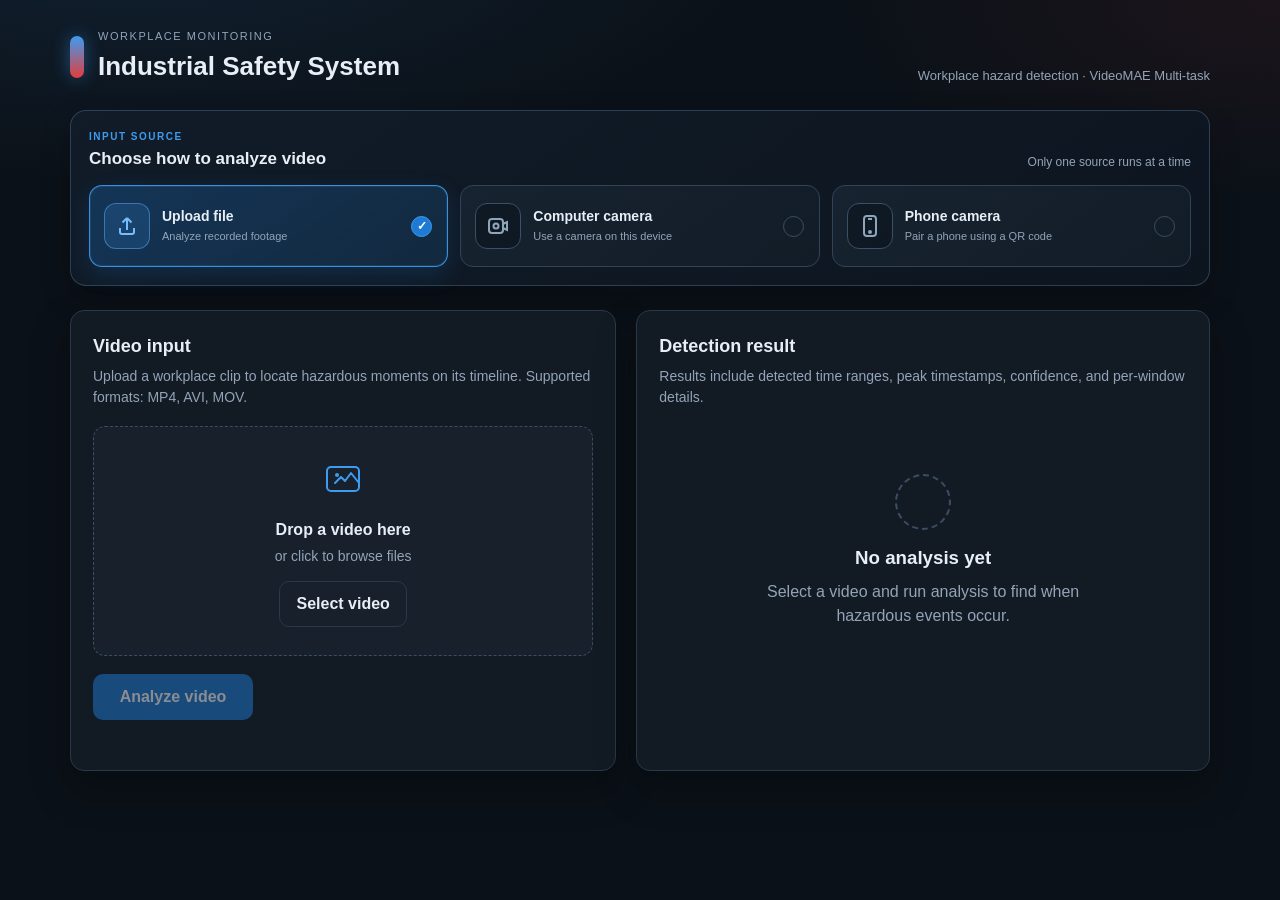
<file: frontend/index.html>
<!DOCTYPE html>
<html lang="en">
<head>
    <meta charset="UTF-8">
    <meta name="viewport" content="width=device-width, initial-scale=1.0">
    <title>Industrial Safety System</title>
    <link rel="icon" href="data:image/svg+xml,%3Csvg xmlns='http://www.w3.org/2000/svg' viewBox='0 0 64 64'%3E%3Crect width='64' height='64' rx='14' fill='%23121c27'/%3E%3Cpath d='M32 10 55 52H9L32 10Z' fill='%23f0b429'/%3E%3Cpath d='M32 23v15' stroke='%23121c27' stroke-width='6' stroke-linecap='round'/%3E%3Ccircle cx='32' cy='45' r='3' fill='%23121c27'/%3E%3C/svg%3E">
    <link rel="stylesheet" href="css/style.css?v=20261116-3">
</head>
<body>
    <div class="app-shell">
        <header class="topbar">
            <div class="brand">
                <span class="brand-mark" aria-hidden="true"></span>
                <div>
                    <p class="brand-kicker">Workplace monitoring</p>
                    <h1>Industrial Safety System</h1>
                </div>
            </div>
            <p class="topbar-note">Workplace hazard detection · VideoMAE Multi-task</p>
        </header>

        <!-- A single source selector controls the shared analysis workspace. -->
        <section class="source-switcher" aria-labelledby="source-switcher-title">
            <div class="source-switcher-heading">
                <div>
                    <p class="source-switcher-kicker">Input source</p>
                    <h2 id="source-switcher-title">Choose how to analyze video</h2>
                </div>
                <span class="source-switcher-note">Only one source runs at a time</span>
            </div>
            <nav class="tab-nav source-selector" role="tablist" aria-label="Video source">
            <button
                type="button"
                id="tab-btn-video"
                class="tab-btn active"
                role="tab"
                aria-selected="true"
                aria-controls="tab-content-video"
            >
                <span class="source-icon" aria-hidden="true">
                    <svg class="tab-icon" viewBox="0 0 24 24" fill="none" stroke="currentColor" stroke-width="2">
                        <path d="M12 16V4m0 0L7.5 8.5M12 4l4.5 4.5"></path>
                        <path d="M5 14v4a2 2 0 0 0 2 2h10a2 2 0 0 0 2-2v-4"></path>
                    </svg>
                </span>
                <span class="source-copy"><strong>Upload file</strong><small>Analyze recorded footage</small></span>
                <span class="source-check" aria-hidden="true">✓</span>
            </button>
            <button
                type="button"
                id="tab-btn-computer"
                class="tab-btn"
                role="tab"
                aria-selected="false"
                aria-controls="tab-content-live"
            >
                <span class="source-icon" aria-hidden="true">
                    <svg class="tab-icon" viewBox="0 0 24 24" fill="none" stroke="currentColor" stroke-width="2">
                        <rect x="3" y="5" width="14" height="14" rx="3"></rect>
                        <path d="m17 10 4-2v8l-4-2"></path>
                        <circle cx="10" cy="12" r="2.5"></circle>
                    </svg>
                </span>
                <span class="source-copy"><strong>Computer camera</strong><small>Use a camera on this device</small></span>
                <span class="source-check" aria-hidden="true">✓</span>
            </button>
            <button
                type="button"
                id="tab-btn-phone"
                class="tab-btn"
                role="tab"
                aria-selected="false"
                aria-controls="tab-content-live"
            >
                <span class="source-icon" aria-hidden="true">
                    <svg class="tab-icon" viewBox="0 0 24 24" fill="none" stroke="currentColor" stroke-width="2">
                        <rect x="6" y="2" width="12" height="20" rx="3"></rect>
                        <path d="M10 5h4"></path>
                        <circle cx="12" cy="18" r="1"></circle>
                    </svg>
                </span>
                <span class="source-copy"><strong>Phone camera</strong><small>Pair a phone using a QR code</small></span>
                <span class="source-check" aria-hidden="true">✓</span>
            </button>
            </nav>
        </section>

        <!-- TAB 1: VIDEO ANALYSIS (Bao toan 100% cac element cu) -->
        <div id="tab-content-video" class="tab-content active" role="tabpanel" aria-labelledby="tab-btn-video">
            <main class="layout">
                <section class="panel upload-panel" aria-labelledby="upload-heading">
                    <div class="panel-header">
                        <h2 id="upload-heading">Video input</h2>
                        <p>Upload a workplace clip to locate hazardous moments on its timeline. Supported formats: MP4, AVI, MOV.</p>
                    </div>

                    <div
                        id="dropzone"
                        class="dropzone"
                        tabindex="0"
                        role="button"
                        aria-label="Select or drop a video file"
                    >
                        <input
                            id="file-input"
                            type="file"
                            accept=".mp4,.avi,.mov,video/mp4,video/x-msvideo,video/quicktime"
                            hidden
                        >
                        <div class="dropzone-icon" aria-hidden="true">
                            <svg viewBox="0 0 48 48" fill="none">
                                <rect x="8" y="12" width="32" height="24" rx="4" stroke="currentColor" stroke-width="2"/>
                                <path d="M16 28l6-6 4 4 6-8 8 10" stroke="currentColor" stroke-width="2" stroke-linecap="round" stroke-linejoin="round"/>
                                <circle cx="18" cy="20" r="2" fill="currentColor"/>
                            </svg>
                        </div>
                        <p class="dropzone-title">Drop a video here</p>
                        <p class="dropzone-sub">or click to browse files</p>
                        <button type="button" id="browse-btn" class="btn btn-ghost">Select video</button>
                    </div>

                    <div id="file-meta" class="file-meta" hidden>
                        <div class="file-meta-row">
                            <span class="file-label">Selected file</span>
                            <strong id="file-name"></strong>
                        </div>
                        <p id="file-size" class="file-size"></p>
                    </div>

                    <div id="preview-wrap" class="preview-wrap" hidden>
                        <video id="video-preview" class="video-preview" controls playsinline></video>
                        <p id="preview-fallback" class="preview-fallback" hidden>
                            Preview is not available for this format in the browser. The file can still be analyzed.
                        </p>
                    </div>

                    <div class="actions">
                        <button type="button" id="analyze-btn" class="btn btn-primary" disabled>
                            <span id="analyze-label">Analyze video</span>
                        </button>
                        <button type="button" id="clear-btn" class="btn btn-ghost" hidden>Clear</button>
                    </div>
                    <p id="form-hint" class="form-hint" role="status"></p>
                </section>

                <section class="panel result-panel" aria-labelledby="result-heading" aria-live="polite">
                    <div class="panel-header">
                        <h2 id="result-heading">Detection result</h2>
                        <p>Results include detected time ranges, peak timestamps, confidence, and per-window details.</p>
                    </div>

                    <div id="result-body">
                        <div class="empty-state" id="empty-state">
                            <div class="empty-icon" aria-hidden="true"></div>
                            <h3>No analysis yet</h3>
                            <p>Select a video and run analysis to find when hazardous events occur.</p>
                        </div>
                    </div>
                </section>
            </main>
        </div>

        <!-- Shared live workspace for both the computer and paired phone camera. -->
        <div id="tab-content-live" class="tab-content" role="tabpanel" hidden>
            <main class="layout">
                <section class="panel live-camera-panel" aria-labelledby="live-heading">
                    <div class="panel-header">
                        <div class="panel-header-with-badge">
                            <h2 id="live-heading">Computer camera</h2>
                            <span id="live-status-badge" class="status-badge badge-idle">Camera Off</span>
                        </div>
                        <p id="live-description">Preview stays live while a 360p rolling buffer sends 16 frames when the GPU is idle.</p>
                    </div>

                    <div id="computer-controls" class="source-controls">
                        <label class="field-label" for="camera-device-select">Camera device</label>
                        <div class="inline-controls">
                            <select id="camera-device-select" class="select-input">
                                <option value="">Default camera</option>
                            </select>
                            <button type="button" id="refresh-cameras-btn" class="btn btn-ghost btn-compact">Refresh</button>
                        </div>
                    </div>

                    <div id="phone-controls" class="source-controls phone-pairing" hidden>
                        <div id="phone-session-empty">
                            <p>Generate a secure connection, then scan the QR code with the phone that will provide the camera.</p>
                            <p class="certificate-help">
                                First-time setup: install the
                                <a href="certs/industrial-safety-ca.cer" download>Industrial Safety CA certificate</a>
                                on the phone and mark it as trusted.
                            </p>
                        </div>
                        <div id="phone-session-details" class="phone-session-details" hidden>
                            <img id="phone-qr" class="phone-qr" alt="QR code for phone camera connection">
                            <div class="phone-session-copy">
                                <strong>Scan to connect</strong>
                                <a id="phone-join-link" href="#" target="_blank" rel="noopener"></a>
                                <span id="phone-address-mode" class="session-expiry"></span>
                                <span id="phone-fallback-wrap" class="phone-fallback" hidden>
                                    If the hostname is unavailable, use
                                    <a id="phone-fallback-link" href="#" target="_blank" rel="noopener">the direct LAN link</a>.
                                </span>
                                <button type="button" id="copy-phone-link-btn" class="btn btn-ghost btn-compact">Copy link</button>
                                <span id="phone-session-expiry" class="session-expiry"></span>
                            </div>
                        </div>
                    </div>

                    <div class="live-feed-container">
                        <video id="live-video" class="live-video-element" autoplay playsinline muted></video>
                        <canvas id="pose-overlay" class="pose-overlay" aria-hidden="true"></canvas>
                        <div id="live-placeholder" class="live-placeholder">
                            <div class="live-placeholder-icon" aria-hidden="true">
                                <svg viewBox="0 0 48 48" fill="none" stroke="currentColor" stroke-width="2">
                                    <path d="M38 14l-10 7v6l10 7V14z"/>
                                    <rect x="4" y="10" width="24" height="28" rx="4"/>
                                </svg>
                            </div>
                            <p class="live-placeholder-title" id="live-placeholder-title">Camera is currently inactive</p>
                            <p class="live-placeholder-sub" id="live-placeholder-sub">Click "Start camera" to begin real-time safety monitoring.</p>
                        </div>
                        <!-- Canvas an de chup frames thanh JPEG -->
                        <canvas id="live-canvas" hidden></canvas>
                        <canvas id="pose-capture-canvas" hidden></canvas>
                    </div>

                    <div class="live-stream-bar">
                        <div class="stream-stat">
                            <span class="stat-label">Recording now</span>
                            <strong id="live-current-window">No active window</strong>
                        </div>
                        <div class="stream-stat">
                            <span class="stat-label">Capture progress</span>
                            <strong id="live-buffer-counter">0 / 16 frames</strong>
                        </div>
                        <div class="stream-stat">
                            <span class="stat-label">Model processing</span>
                            <span id="live-analysis-window">No window</span>
                        </div>
                        <div class="stream-stat">
                            <span class="stat-label">Last result</span>
                            <span id="live-last-result-window">No result</span>
                        </div>
                    </div>
                    <p id="live-stream-state" class="live-pipeline-state">Idle</p>
                    <p id="pose-tracking-state" class="pose-tracking-state">Pose tracking inactive</p>
                    <div class="capture-progress" aria-hidden="true">
                        <span id="capture-progress-bar"></span>
                    </div>

                    <div class="actions">
                        <button type="button" id="live-start-btn" class="btn btn-primary">
                            <svg class="btn-icon" viewBox="0 0 24 24" fill="currentColor"><polygon points="5 3 19 12 5 21 5 3"/></svg>
                            <span id="live-start-label">Start camera</span>
                        </button>
                        <button type="button" id="live-stop-btn" class="btn btn-ghost" disabled>
                            <svg class="btn-icon" viewBox="0 0 24 24" fill="currentColor"><rect x="6" y="6" width="12" height="12"/></svg>
                            <span>Stop Camera</span>
                        </button>
                    </div>
                    <p id="live-hint" class="form-hint" role="status"></p>
                </section>

                <section class="panel result-panel" aria-labelledby="live-result-heading" aria-live="polite">
                    <div class="panel-header">
                            <h2 id="live-result-heading">Live detection result</h2>
                        <p>Each result is produced only after a complete five-second recording window.</p>
                    </div>

                    <div id="pose-alert" class="pose-alert" hidden></div>

                    <div id="live-result-body">
                        <div class="empty-state" id="live-empty-state">
                            <div class="empty-icon" aria-hidden="true"></div>
                            <h3>Waiting for live stream</h3>
                            <p>Start the camera to monitor workplace hazards and view real-time classification results.</p>
                        </div>
                    </div>
                </section>
            </main>
        </div>
    </div>

    <script src="js/app.js?v=20261119-2"></script>
</body>
</html>
</file>
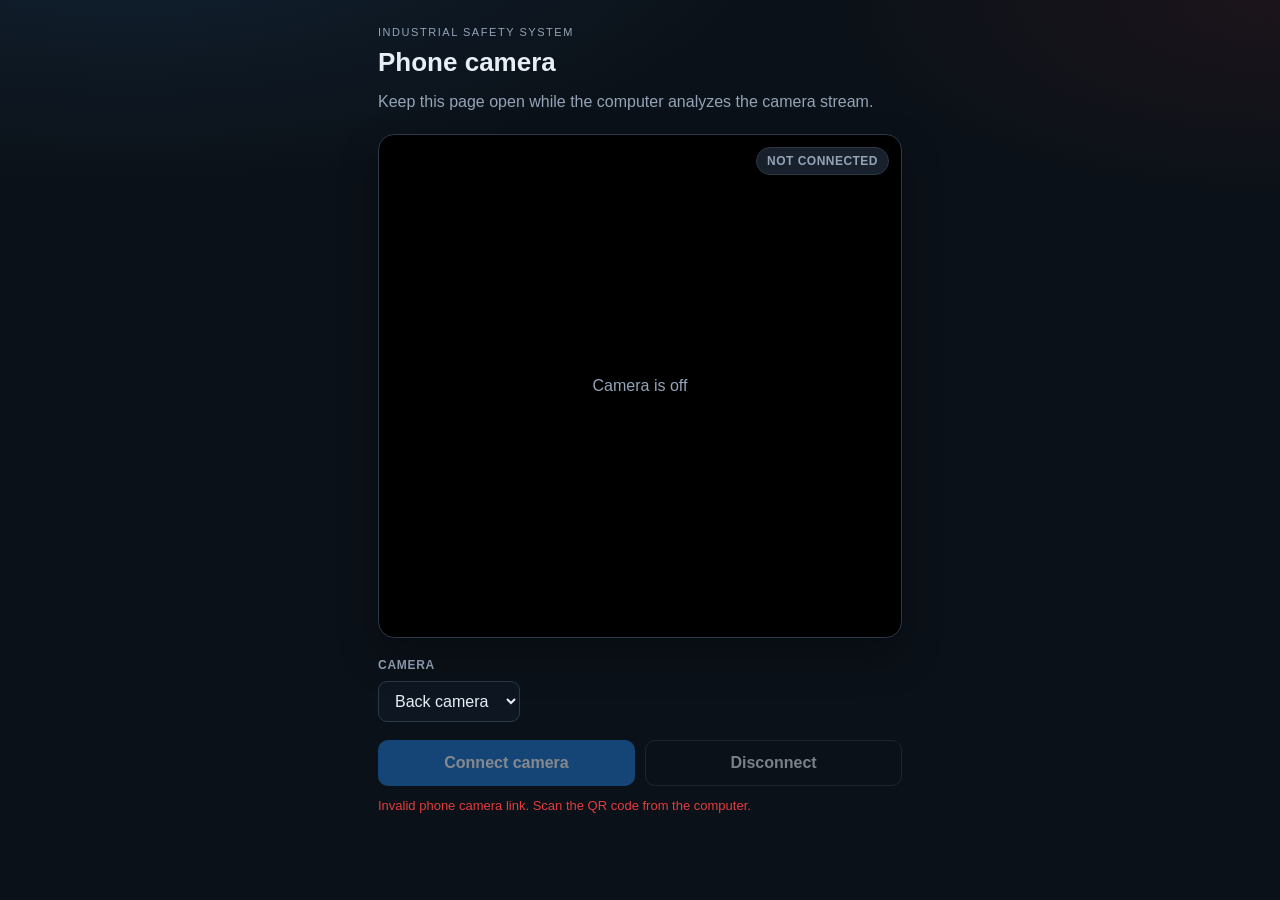
<file: frontend/phone.html>
<!DOCTYPE html>
<html lang="en">
<head>
    <meta charset="UTF-8">
    <meta name="viewport" content="width=device-width, initial-scale=1.0, viewport-fit=cover">
    <title>Phone Camera - Industrial Safety System</title>
    <link rel="stylesheet" href="css/style.css?v=20261031-1">
</head>
<body class="phone-publisher-page">
    <main class="phone-publisher-shell">
        <header>
            <p class="brand-kicker">Industrial Safety System</p>
            <h1>Phone camera</h1>
            <p class="phone-help">Keep this page open while the computer analyzes the camera stream.</p>
        </header>

        <section class="phone-preview-card">
            <video id="phone-video" autoplay playsinline muted></video>
            <div id="phone-camera-placeholder" class="phone-camera-placeholder">Camera is off</div>
            <span id="phone-status" class="status-badge badge-idle">Not connected</span>
        </section>

        <label class="field-label" for="phone-facing-mode">Camera</label>
        <select id="phone-facing-mode" class="select-input">
            <option value="environment">Back camera</option>
            <option value="user">Front camera</option>
        </select>

        <div class="actions phone-actions">
            <button id="phone-start-btn" class="btn btn-primary" type="button">Connect camera</button>
            <button id="phone-stop-btn" class="btn btn-ghost" type="button" disabled>Disconnect</button>
        </div>
        <p id="phone-message" class="form-hint" role="status"></p>
    </main>
    <script src="js/phone.js?v=20261031-1"></script>
</body>
</html>
</file>
<file: frontend/css/style.css>
:root {
    --bg: #0b1118;
    --bg-elevated: #121a24;
    --bg-muted: #17202b;
    --border: #2a3848;
    --text: #e8eef5;
    --text-muted: #93a4b8;
    --accent: #3d9cf0;
    --accent-strong: #1f7ad4;
    --safe: #2fbf71;
    --safe-bg: rgba(47, 191, 113, 0.12);
    --hazard: #e23d3d;
    --hazard-bg: rgba(226, 61, 61, 0.14);
    --hazard-glow: rgba(226, 61, 61, 0.35);
    --warning: #f0b429;
    --radius: 14px;
    --shadow: 0 18px 40px rgba(0, 0, 0, 0.28);
    --font: "Segoe UI", Tahoma, Geneva, Verdana, sans-serif;
}

*,
*::before,
*::after {
    box-sizing: border-box;
}

html,
body {
    margin: 0;
    min-height: 100%;
}

body {
    font-family: var(--font);
    color: var(--text);
    background:
        radial-gradient(1200px 500px at 10% -10%, rgba(61, 156, 240, 0.12), transparent 55%),
        radial-gradient(900px 400px at 100% 0%, rgba(226, 61, 61, 0.08), transparent 50%),
        var(--bg);
    line-height: 1.5;
}

.app-shell {
    max-width: 1180px;
    margin: 0 auto;
    padding: 28px 20px 48px;
}

.topbar {
    display: flex;
    justify-content: space-between;
    align-items: flex-end;
    gap: 16px;
    margin-bottom: 24px;
}

.brand {
    display: flex;
    align-items: center;
    gap: 14px;
}

.brand-mark {
    width: 14px;
    height: 42px;
    border-radius: 99px;
    background: linear-gradient(180deg, var(--accent), var(--hazard));
    box-shadow: 0 0 18px rgba(61, 156, 240, 0.45);
}

.brand-kicker {
    margin: 0;
    text-transform: uppercase;
    letter-spacing: 0.14em;
    font-size: 11px;
    color: var(--text-muted);
}

h1 {
    margin: 2px 0 0;
    font-size: 26px;
    font-weight: 650;
}

.topbar-note {
    margin: 0;
    color: var(--text-muted);
    font-size: 13px;
}

.layout {
    display: grid;
    grid-template-columns: minmax(0, 1fr) minmax(0, 1.05fr);
    gap: 20px;
}

.panel {
    background: var(--bg-elevated);
    border: 1px solid var(--border);
    border-radius: var(--radius);
    box-shadow: var(--shadow);
    padding: 22px;
    min-width: 0;
}

.panel-header h2 {
    margin: 0 0 6px;
    font-size: 18px;
}

.panel-header p {
    margin: 0 0 18px;
    color: var(--text-muted);
    font-size: 14px;
}

.dropzone {
    border: 1.5px dashed #3a4d63;
    border-radius: 12px;
    background: var(--bg-muted);
    padding: 28px 16px;
    text-align: center;
    cursor: pointer;
    transition: border-color 0.15s ease, background 0.15s ease, transform 0.15s ease;
}

.dropzone:hover,
.dropzone:focus-visible,
.dropzone.is-dragover {
    border-color: var(--accent);
    background: #1b2836;
    outline: none;
}

.dropzone-icon svg {
    width: 48px;
    height: 48px;
    color: var(--accent);
}

.dropzone-title {
    margin: 8px 0 0;
    font-weight: 650;
}

.dropzone-sub {
    margin: 4px 0 14px;
    color: var(--text-muted);
    font-size: 14px;
}

.btn {
    border: 1px solid transparent;
    border-radius: 10px;
    padding: 10px 16px;
    font: inherit;
    font-weight: 650;
    cursor: pointer;
    transition: background 0.15s ease, opacity 0.15s ease, transform 0.12s ease;
}

.btn:disabled {
    opacity: 0.5;
    cursor: not-allowed;
}

.btn-primary {
    background: var(--accent-strong);
    color: #fff;
    min-width: 160px;
}

.btn-primary:hover:not(:disabled) {
    background: var(--accent);
}

.btn-ghost {
    background: transparent;
    border-color: var(--border);
    color: var(--text);
}

.btn-ghost:hover:not(:disabled) {
    background: #223040;
}

.file-meta {
    margin-top: 16px;
    padding: 12px 14px;
    background: var(--bg-muted);
    border-radius: 10px;
    border: 1px solid var(--border);
}

.file-meta-row {
    display: flex;
    flex-wrap: wrap;
    gap: 8px 16px;
    align-items: baseline;
}

.file-label {
    color: var(--text-muted);
    font-size: 12px;
    text-transform: uppercase;
    letter-spacing: 0.08em;
}

.file-size {
    margin: 6px 0 0;
    color: var(--text-muted);
    font-size: 13px;
}

.preview-wrap {
    margin-top: 16px;
}

.video-preview {
    width: 100%;
    max-height: 280px;
    border-radius: 10px;
    background: #000;
    display: block;
}

.preview-fallback {
    margin: 10px 0 0;
    color: var(--warning);
    font-size: 13px;
}

.actions {
    display: flex;
    flex-wrap: wrap;
    gap: 10px;
    margin-top: 18px;
}

.form-hint {
    min-height: 1.4em;
    margin: 10px 0 0;
    color: var(--hazard);
    font-size: 13px;
}

.empty-state {
    text-align: center;
    padding: 48px 16px;
    color: var(--text-muted);
}

.empty-icon {
    width: 56px;
    height: 56px;
    margin: 0 auto 14px;
    border-radius: 50%;
    border: 2px dashed #3a4d63;
}

.empty-state h3 {
    margin: 0 0 8px;
    color: var(--text);
}

.empty-state p {
    margin: 0 auto;
    max-width: 36ch;
}

.result-card {
    border-radius: 12px;
    overflow: hidden;
    border: 1px solid var(--border);
}

.result-banner {
    padding: 20px 18px 16px;
}

.result-banner.hazard {
    background: linear-gradient(180deg, rgba(226, 61, 61, 0.28), rgba(226, 61, 61, 0.08));
    box-shadow: inset 0 0 0 1px var(--hazard-glow);
}

.result-banner.safe {
    background: linear-gradient(180deg, rgba(47, 191, 113, 0.22), rgba(47, 191, 113, 0.06));
}

.status-kicker {
    margin: 0;
    font-size: 12px;
    letter-spacing: 0.12em;
    text-transform: uppercase;
    color: var(--text-muted);
}

.status-title {
    margin: 4px 0 0;
    font-size: 32px;
    line-height: 1.1;
    font-weight: 750;
}

.result-banner.hazard .status-title {
    color: #ffd4d4;
}

.result-banner.safe .status-title {
    color: #c8f5db;
}

.status-copy {
    margin: 8px 0 0;
    font-size: 14px;
}

.confidence-block {
    padding: 16px 18px 4px;
}

.confidence-row {
    display: flex;
    justify-content: space-between;
    font-size: 14px;
    margin-bottom: 8px;
}

.meter {
    height: 10px;
    background: #243140;
    border-radius: 99px;
    overflow: hidden;
}

.meter-fill {
    height: 100%;
    width: 0;
    border-radius: inherit;
    background: var(--accent);
    transition: width 0.35s ease;
}

.meter-fill.hazard {
    background: var(--hazard);
}

.meter-fill.safe {
    background: var(--safe);
}

.actions-block {
    padding: 18px;
}

.actions-block h3 {
    margin: 0 0 12px;
    font-size: 15px;
}

.action-list {
    list-style: none;
    margin: 0;
    padding: 0;
    display: grid;
    gap: 10px;
}

.action-item {
    background: var(--bg-muted);
    border: 1px solid var(--border);
    border-radius: 10px;
    padding: 10px 12px;
}

.action-item-head {
    display: flex;
    justify-content: space-between;
    gap: 12px;
    margin-bottom: 8px;
    font-size: 14px;
}

.action-item-head span:last-child {
    color: var(--text-muted);
    white-space: nowrap;
}

.no-actions {
    margin: 0;
    color: var(--text-muted);
    font-size: 14px;
}

.timeline-block {
    padding: 18px;
}

.timeline-block h3 {
    margin: 0 0 12px;
    font-size: 15px;
}

.timeline-section-meta {
    margin: -0.25rem 0 0.85rem;
    color: var(--text-muted);
    font-size: 0.84rem;
}

.pose-fall-event {
    border-color: rgba(255, 95, 109, 0.52);
    background: linear-gradient(145deg, rgba(255, 95, 109, 0.12), rgba(18, 31, 44, 0.96));
}

.timeline-events {
    display: grid;
    gap: 10px;
}

.timeline-event {
    display: grid;
    grid-template-columns: minmax(76px, auto) minmax(145px, 1fr) auto;
    gap: 5px 12px;
    align-items: center;
    width: 100%;
    padding: 12px;
    border: 1px solid rgba(226, 61, 61, 0.42);
    border-radius: 10px;
    background: rgba(226, 61, 61, 0.08);
    color: var(--text);
    font: inherit;
    text-align: left;
    cursor: pointer;
}

.timeline-event:hover,
.timeline-event:focus-visible {
    border-color: var(--hazard);
    background: rgba(226, 61, 61, 0.14);
}

.timeline-event.timeline-event-safe {
    border-color: rgba(47, 191, 113, 0.34);
    background: rgba(47, 191, 113, 0.07);
}

.timeline-event.timeline-event-safe:hover,
.timeline-event.timeline-event-safe:focus-visible {
    border-color: var(--safe);
    background: rgba(47, 191, 113, 0.12);
}

.timeline-event.timeline-event-safe .timeline-event-number {
    color: #a9e8c5;
}

.timeline-event-number {
    grid-row: span 2;
    color: #ffb4b4;
    font-size: 12px;
    font-weight: 700;
    letter-spacing: 0.05em;
    text-transform: uppercase;
}

.timeline-event strong {
    font-size: 15px;
}

.timeline-event span,
.timeline-event small {
    color: var(--text-muted);
}

.timeline-event em {
    grid-column: 3;
    grid-row: 1 / span 2;
    color: var(--accent);
    font-size: 12px;
    font-style: normal;
    font-weight: 650;
}

.timeline-windows {
    margin: 0 18px 18px;
    border: 1px solid var(--border);
    border-radius: 10px;
    background: var(--bg-muted);
}

.timeline-windows summary {
    padding: 12px;
    color: var(--text-muted);
    cursor: pointer;
    font-size: 13px;
    font-weight: 650;
}

.timeline-table-wrap {
    max-height: 320px;
    overflow: auto;
    border-top: 1px solid var(--border);
}

.timeline-windows table {
    width: 100%;
    border-collapse: collapse;
    font-size: 12px;
}

.timeline-windows th,
.timeline-windows td {
    padding: 9px 10px;
    border-bottom: 1px solid var(--border);
    text-align: left;
    white-space: nowrap;
}

.timeline-windows th {
    position: sticky;
    top: 0;
    background: #172330;
    color: var(--text-muted);
}

.timeline-windows .window-hazard td {
    color: #ffb4b4;
    background: rgba(226, 61, 61, 0.08);
}

.error-card {
    padding: 18px;
    border-radius: 12px;
    border: 1px solid rgba(226, 61, 61, 0.45);
    background: var(--hazard-bg);
}

.error-card h3 {
    margin: 0 0 8px;
    color: #ffb4b4;
}

.error-card p {
    margin: 0;
    color: var(--text);
}

.loading-state {
    display: flex;
    align-items: center;
    gap: 14px;
    padding: 28px 8px;
}

.spinner {
    width: 28px;
    height: 28px;
    border-radius: 50%;
    border: 3px solid #2c3d50;
    border-top-color: var(--accent);
    animation: spin 0.8s linear infinite;
}

@keyframes spin {
    to { transform: rotate(360deg); }
}

@media (max-width: 900px) {
    .layout {
        grid-template-columns: 1fr;
    }

    .topbar {
        flex-direction: column;
        align-items: flex-start;
    }

    h1 {
        font-size: 22px;
    }
}

@media (max-width: 560px) {
    .app-shell {
        padding: 18px 14px 32px;
    }

    .timeline-event {
        grid-template-columns: 1fr;
    }

    .timeline-event-number,
    .timeline-event em {
        grid-column: 1;
        grid-row: auto;
    }

    .panel {
        padding: 16px;
    }

    .status-title {
        font-size: 26px;
    }

    .btn-primary {
        width: 100%;
    }
}


/* ==========================================================================
   Tab Navigation & Multi-mode Layout
   ========================================================================== */

.source-switcher {
    margin-bottom: 24px;
    padding: 18px;
    border: 1px solid rgba(73, 101, 132, 0.52);
    border-radius: 16px;
    background: linear-gradient(145deg, rgba(18, 29, 41, 0.96), rgba(13, 22, 31, 0.96));
    box-shadow: 0 14px 32px rgba(0, 0, 0, 0.2);
}

.source-switcher-heading {
    display: flex;
    align-items: end;
    justify-content: space-between;
    gap: 16px;
    margin-bottom: 14px;
}

.source-switcher-heading h2 {
    margin: 2px 0 0;
    font-size: 17px;
}

.source-switcher-kicker {
    margin: 0;
    color: var(--accent);
    font-size: 10px;
    font-weight: 750;
    letter-spacing: 0.15em;
    text-transform: uppercase;
}

.source-switcher-note {
    color: var(--text-muted);
    font-size: 12px;
}

.tab-nav {
    display: grid;
    grid-template-columns: repeat(3, minmax(0, 1fr));
    gap: 12px;
    width: 100%;
}

.tab-btn {
    position: relative;
    display: grid;
    grid-template-columns: 46px minmax(0, 1fr) 22px;
    gap: 12px;
    align-items: center;
    min-width: 0;
    min-height: 82px;
    padding: 13px 14px;
    border: 1px solid #314359;
    border-radius: 13px;
    background: linear-gradient(145deg, #172330, #121c27);
    color: var(--text-muted);
    font: inherit;
    text-align: left;
    cursor: pointer;
    transition: transform 0.18s ease, border-color 0.18s ease, background 0.18s ease, box-shadow 0.18s ease;
    user-select: none;
}

.tab-btn:hover {
    border-color: #4a6684;
    background: linear-gradient(145deg, #1b2a39, #152331);
    color: var(--text);
    transform: translateY(-1px);
}

.tab-btn:focus-visible {
    outline: 3px solid rgba(61, 156, 240, 0.32);
    outline-offset: 2px;
}

.tab-btn.active {
    border-color: rgba(61, 156, 240, 0.9);
    background: linear-gradient(145deg, rgba(31, 122, 212, 0.28), rgba(20, 48, 73, 0.72));
    color: #ffffff;
    box-shadow: 0 8px 22px rgba(31, 122, 212, 0.2), inset 0 0 0 1px rgba(102, 184, 255, 0.12);
}

.source-icon {
    display: grid;
    width: 46px;
    height: 46px;
    place-items: center;
    border: 1px solid #3a5069;
    border-radius: 12px;
    background: rgba(8, 16, 24, 0.48);
    color: #8fa5ba;
}

.tab-btn.active .source-icon {
    border-color: rgba(89, 177, 255, 0.48);
    background: rgba(61, 156, 240, 0.16);
    color: #74beff;
}

.tab-icon {
    display: block;
    width: 24px;
    height: 24px;
}

.source-copy {
    display: grid;
    min-width: 0;
    gap: 3px;
}

.source-copy strong {
    overflow: hidden;
    color: var(--text);
    font-size: 14px;
    line-height: 1.25;
    text-overflow: ellipsis;
    white-space: nowrap;
}

.source-copy small {
    overflow: hidden;
    color: var(--text-muted);
    font-size: 11px;
    font-weight: 500;
    line-height: 1.35;
    text-overflow: ellipsis;
    white-space: nowrap;
}

.source-check {
    display: grid;
    width: 21px;
    height: 21px;
    place-items: center;
    border: 1px solid #3a4d63;
    border-radius: 50%;
    color: transparent;
    font-size: 12px;
    font-weight: 800;
}

.tab-btn.active .source-check {
    border-color: var(--accent);
    background: var(--accent-strong);
    color: #ffffff;
}

.live-dot {
    width: 8px;
    height: 8px;
    border-radius: 50%;
    background: var(--hazard);
    display: inline-block;
    box-shadow: 0 0 8px var(--hazard);
    animation: livePulse 1.8s infinite;
}

@keyframes livePulse {
    0% { transform: scale(0.9); opacity: 0.7; }
    50% { transform: scale(1.2); opacity: 1; }
    100% { transform: scale(0.9); opacity: 0.7; }
}

.tab-content {
    display: none;
}

.tab-content.active {
    display: block;
}

/* ==========================================================================
   Live Camera Panel & Status Indicators
   ========================================================================== */

.panel-header-with-badge {
    display: flex;
    justify-content: space-between;
    align-items: center;
    gap: 12px;
}

.status-badge {
    display: inline-flex;
    align-items: center;
    padding: 4px 10px;
    border-radius: 99px;
    font-size: 12px;
    font-weight: 650;
    letter-spacing: 0.04em;
    text-transform: uppercase;
    transition: all 0.25s ease;
}

.badge-idle {
    background: var(--bg-muted);
    color: var(--text-muted);
    border: 1px solid var(--border);
}

.badge-streaming {
    background: rgba(47, 191, 113, 0.16);
    color: var(--safe);
}

.badge-warming {
    background: rgba(240, 180, 41, 0.18);
    color: var(--warning);
    border: 1px solid rgba(240, 180, 41, 0.35);
    border: 1px solid rgba(47, 191, 113, 0.3);
}

.badge-analyzing {
    background: rgba(61, 156, 240, 0.18);
    color: var(--accent);
    border: 1px solid rgba(61, 156, 240, 0.35);
    animation: analyzingGlow 1.2s infinite alternate;
}

.badge-busy {
    background: rgba(240, 180, 41, 0.18);
    color: var(--warning);
    border: 1px solid rgba(240, 180, 41, 0.35);
}

@keyframes analyzingGlow {
    from { opacity: 0.75; }
    to { opacity: 1; }
}

.live-feed-container {
    position: relative;
    width: 100%;
    height: 320px;
    background: #000000;
    border-radius: 12px;
    overflow: hidden;
    border: 1px solid var(--border);
    display: flex;
    align-items: center;
    justify-content: center;
}

.live-video-element {
    width: 100%;
    height: 100%;
    object-fit: cover;
    display: none;
}

.pose-overlay {
    position: absolute;
    inset: 0;
    z-index: 2;
    width: 100%;
    height: 100%;
    pointer-events: none;
}

.pose-tracking-state {
    min-height: 1.3em;
    margin: 6px 0 0;
    color: var(--text-muted);
    font-size: 12px;
}

.pose-alert {
    margin-bottom: 12px;
    padding: 11px 13px;
    border: 1px solid rgba(240, 180, 41, 0.45);
    border-radius: 10px;
    background: rgba(240, 180, 41, 0.12);
    color: #ffe4a3;
    font-size: 13px;
    font-weight: 650;
}

.pose-alert.pose-alert-fallen {
    border-color: rgba(226, 61, 61, 0.55);
    background: rgba(226, 61, 61, 0.14);
    color: #ffb4b4;
}

.live-placeholder {
    display: flex;
    flex-direction: column;
    align-items: center;
    text-align: center;
    padding: 24px 16px;
    color: var(--text-muted);
}

.live-placeholder-icon svg {
    width: 52px;
    height: 52px;
    color: #40556e;
    margin-bottom: 12px;
}

.live-placeholder-title {
    margin: 0 0 6px;
    font-size: 16px;
    font-weight: 650;
    color: var(--text);
}

.live-placeholder-sub {
    margin: 0;
    font-size: 13px;
    max-width: 34ch;
}

.live-stream-bar {
    display: grid;
    grid-template-columns: repeat(4, minmax(0, 1fr));
    gap: 10px;
    background: var(--bg-muted);
    border: 1px solid var(--border);
    border-radius: 10px;
    padding: 10px 16px;
    margin-top: 14px;
}

.stream-stat {
    display: flex;
    flex-direction: column;
    gap: 4px;
    min-width: 0;
    padding-right: 10px;
    border-right: 1px solid var(--border);
}

.stream-stat:last-child {
    padding-right: 0;
    border-right: 0;
}

.stat-label {
    font-size: 11px;
    text-transform: uppercase;
    letter-spacing: 0.08em;
    color: var(--text-muted);
}

.stream-stat strong,
.stream-stat span:not(.stat-label) {
    font-size: 13px;
    font-weight: 600;
    color: var(--text);
    overflow-wrap: anywhere;
}

.live-pipeline-state {
    min-height: 18px;
    margin: 8px 2px 0;
    color: var(--text-muted);
    font-size: 12px;
}

.result-observation-grid {
    display: grid;
    grid-template-columns: repeat(2, minmax(0, 1fr));
    gap: 10px;
    padding: 14px 16px;
    border-bottom: 1px solid var(--border);
    background: var(--bg-muted);
}

.result-observation-item {
    display: flex;
    flex-direction: column;
    gap: 4px;
}

.result-observation-item span {
    color: var(--text-muted);
    font-size: 11px;
    letter-spacing: 0.06em;
    text-transform: uppercase;
}

.result-observation-item strong {
    color: var(--text);
    font-size: 13px;
}

.result-observation-item strong.raw-hazard {
    color: var(--hazard);
}

.result-observation-item strong.raw-safe {
    color: var(--safe);
}

@media (max-width: 760px) {
    .live-stream-bar {
        grid-template-columns: repeat(2, minmax(0, 1fr));
    }

    .stream-stat:nth-child(2) {
        padding-right: 0;
        border-right: 0;
    }
}

.btn-icon {
    width: 15px;
    height: 15px;
    margin-right: 6px;
    vertical-align: -2px;
}

/* Three-source controls --------------------------------------------------- */
.source-switcher .source-selector {
    display: grid;
    width: 100%;
    max-width: none;
}

.source-controls {
    margin-bottom: 16px;
    padding: 14px;
    border: 1px solid var(--border);
    border-radius: 10px;
    background: var(--bg-muted);
}

.field-label {
    display: block;
    margin-bottom: 7px;
    color: var(--text-muted);
    font-size: 12px;
    font-weight: 650;
    letter-spacing: 0.06em;
    text-transform: uppercase;
}

.inline-controls {
    display: flex;
    gap: 10px;
}

.select-input {
    min-width: 0;
    flex: 1;
    border: 1px solid var(--border);
    border-radius: 9px;
    background: #0e1721;
    color: var(--text);
    padding: 10px 12px;
    font: inherit;
}

.btn-compact {
    min-width: 0;
    padding: 8px 12px;
    font-size: 13px;
}

.capture-progress {
    height: 5px;
    margin-top: 8px;
    overflow: hidden;
    border-radius: 99px;
    background: #223040;
}

.capture-progress span {
    display: block;
    width: 0;
    height: 100%;
    border-radius: inherit;
    background: linear-gradient(90deg, var(--accent), var(--safe));
    transition: width 0.12s linear;
}

.phone-pairing p {
    margin: 0;
    color: var(--text-muted);
    font-size: 13px;
}

.phone-pairing .certificate-help {
    margin-top: 9px;
    color: var(--warning);
}

.certificate-help a {
    color: #ffd37a;
}

.phone-session-details {
    display: grid;
    grid-template-columns: 132px minmax(0, 1fr);
    gap: 14px;
    align-items: center;
}

.phone-qr {
    width: 132px;
    height: 132px;
    padding: 6px;
    border-radius: 9px;
    background: #fff;
}

.phone-session-copy {
    display: grid;
    justify-items: start;
    gap: 8px;
    min-width: 0;
}

.phone-session-copy a {
    display: block;
    width: 100%;
    overflow: hidden;
    color: var(--accent);
    font-size: 12px;
    text-overflow: ellipsis;
    white-space: nowrap;
}

.session-expiry {
    color: var(--warning);
    font-size: 12px;
}

.phone-fallback {
    color: var(--text-muted);
    font-size: 12px;
}

.phone-fallback a {
    display: inline;
    white-space: normal;
}

/* Phone publisher page --------------------------------------------------- */
.phone-publisher-page {
    min-height: 100vh;
}

.phone-publisher-shell {
    width: min(100%, 560px);
    margin: 0 auto;
    padding: max(24px, env(safe-area-inset-top)) 18px max(28px, env(safe-area-inset-bottom));
}

.phone-help {
    margin: 8px 0 20px;
    color: var(--text-muted);
}

.phone-preview-card {
    position: relative;
    display: grid;
    min-height: 56vh;
    overflow: hidden;
    place-items: center;
    border: 1px solid var(--border);
    border-radius: 16px;
    background: #000;
    box-shadow: var(--shadow);
}

.phone-preview-card video {
    display: none;
    width: 100%;
    height: 56vh;
    object-fit: cover;
}

.phone-preview-card .status-badge {
    position: absolute;
    top: 12px;
    right: 12px;
}

.phone-camera-placeholder {
    color: var(--text-muted);
}

.phone-publisher-shell > .field-label {
    margin-top: 18px;
}

.phone-actions .btn {
    flex: 1;
}

@media (max-width: 680px) {
    .source-switcher {
        padding: 14px;
    }

    .source-switcher-heading {
        align-items: flex-start;
        flex-direction: column;
        gap: 4px;
    }

    .source-switcher .source-selector {
        display: grid;
        width: 100%;
        grid-template-columns: 1fr;
    }

    .tab-btn {
        min-height: 72px;
    }

    .phone-session-details {
        grid-template-columns: 1fr;
        justify-items: center;
    }

    .phone-session-copy {
        width: 100%;
        justify-items: center;
        text-align: center;
    }
}
</file>
